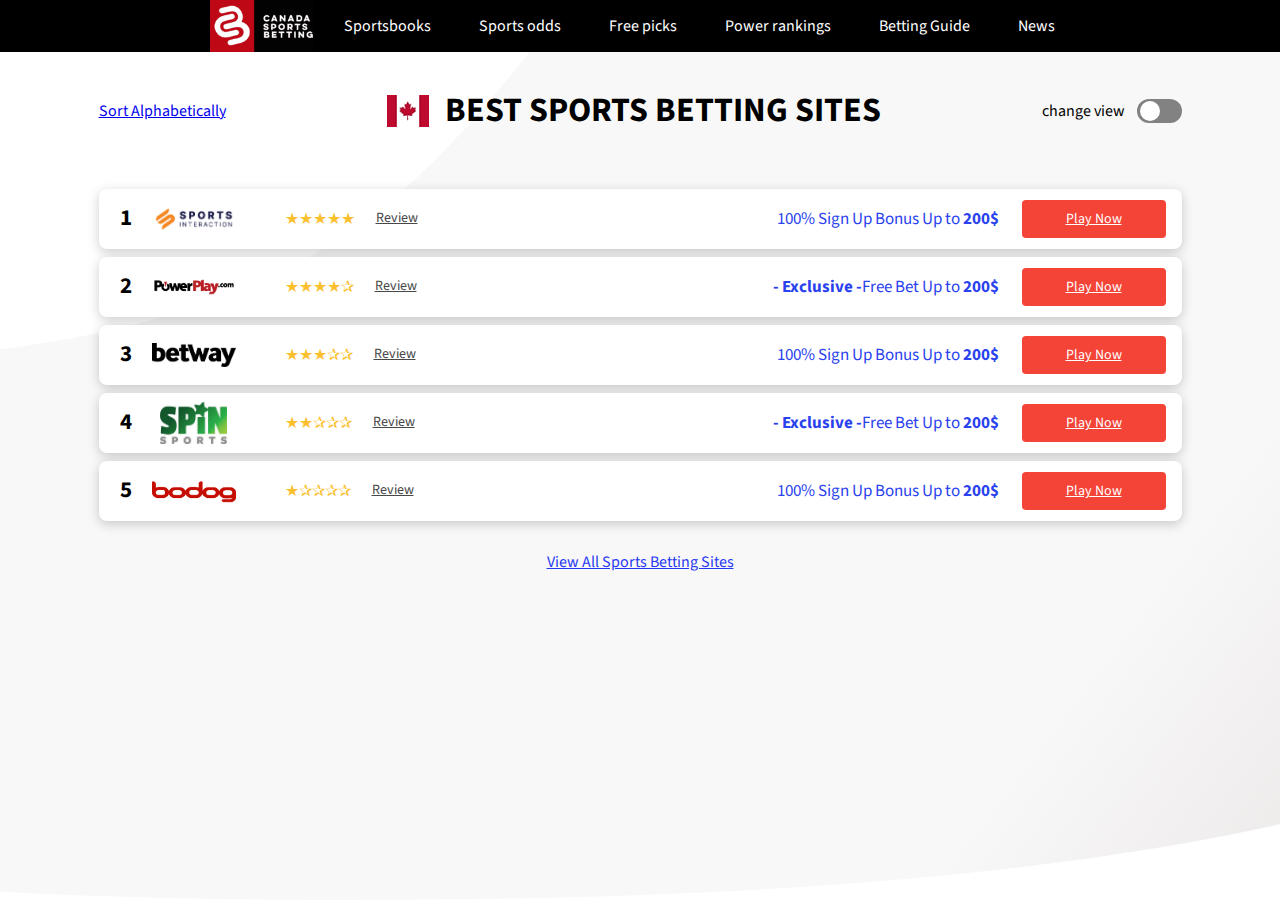
<file: index.html>
<html lang="en">
<head>
    <meta charset="UTF-8">
    <meta http-equiv="X-UA-Compatible" content="IE=edge">
    <meta name="viewport" content="width=device-width, initial-scale=1.0">
    <link href="./main.css" rel="stylesheet">
    <link rel="stylesheet" href="https://cdnjs.cloudflare.com/ajax/libs/font-awesome/6.2.1/css/all.min.css" integrity="sha512-MV7K8+y+gLIBoVD59lQIYicR65iaqukzvf/nwasF0nqhPay5w/9lJmVM2hMDcnK1OnMGCdVK+iQrJ7lzPJQd1w==" crossorigin="anonymous" referrerpolicy="no-referrer" />
    <script defer src="./script/script.js" type="module"></script>
    <title>Canada Sports Betting</title>
</head>
<body class="main">
    <nav class="nav">
        <div class="nav__menu hide--desktop">
            <i class="fa-solid fa-bars"></i>
            <i class="fa-solid fa-xmark"></i>
        </div>
        <img class="nav__logo" src="./assets/cbs-logo.png">
        <div class="nav__innercontainer">
            <a href="./sportsbooks" class="nav__item">Sportsbooks</a>
            <a href="./sport-odds" class="nav__item">Sports odds</a>
            <a href="./free-picks" class="nav__item">Free picks</a>
            <a href="./power-ranking" class="nav__item">Power rankings</a>
            <a href="./betting-guide" class="nav__item">Betting Guide</a>
            <a href="./news" class="nav__item">News</a>
        </div>
    </nav>
    <main class="content">
        <div class="head-container">
            <a class="head-container__button" id="sortCardsAlphabeticall" href="#">Sort Alphabetically</a>
            <a class="head-container__button" id="sortCardsNumerical" style="display: none" href="#">Sort by Popularity</a>
            <div class="headline-container">
                <img src="./assets/canada-flag.png" class="headline__logo">
                <h1 class="headline headline--1">Best sports betting sites</h1>
            </div>
            <div class="switch-container hide--mobile">
                <p class="switch__text">change view</p>
                <label class="switch">
                    <input class="switch__checkbox" type="checkbox">
                    <span class="switch__slider switch__slider--round"></span>
                </label>
            </div>
        </div>
        <section class="card-container">
            
        </section>
        <p class="render-more">View All Sports Betting Sites</p>
    </main>
</body>
</html>
</file>
<file: main.css>
@import url("https://fonts.googleapis.com/css2?family=Source+Sans+Pro:ital,wght@0,200;0,300;0,400;0,600;0,700;0,900;1,200;1,300;1,400;1,600;1,700;1,900&display=swap");
* {
  font-family: "Source Sans Pro", sans-serif;
}

.main {
  background: url("./assets/background.svg");
  background-position: center;
  background-repeat: no-repeat;
  background-size: cover;
  display: -webkit-box;
  display: -ms-flexbox;
  display: flex;
  -webkit-box-align: center;
      -ms-flex-align: center;
          align-items: center;
  -webkit-box-pack: center;
      -ms-flex-pack: center;
          justify-content: center;
  -webkit-box-orient: vertical;
  -webkit-box-direction: normal;
      -ms-flex-direction: column;
          flex-direction: column;
}

.content {
  padding: 0 16px;
  width: 100%;
  max-width: 1115px;
  margin: 52px 0;
}

@media screen and (min-width: 900px) {
  .content {
    margin: 63px 0;
  }
}

.render-more {
  color: #2738F1;
  text-decoration: underline;
  text-align: center;
  padding-top: 22px;
}

.render-more:hover {
  cursor: pointer;
  color: #F44337;
}

.head-container {
  position: relative;
  padding: 23px 0 46px;
}

@media screen and (min-width: 900px) {
  .head-container {
    display: -webkit-box;
    display: -ms-flexbox;
    display: flex;
    -webkit-box-pack: justify;
        -ms-flex-pack: justify;
            justify-content: space-between;
    -webkit-box-align: center;
        -ms-flex-align: center;
            align-items: center;
  }
}

.head-container__button {
  position: absolute;
  right: 0;
  bottom: 15px;
}

@media screen and (min-width: 900px) {
  .head-container__button {
    position: relative;
    bottom: unset;
  }
}

.headline-container {
  display: -webkit-box;
  display: -ms-flexbox;
  display: flex;
  -webkit-box-pack: center;
      -ms-flex-pack: center;
          justify-content: center;
  -webkit-box-align: center;
      -ms-flex-align: center;
          align-items: center;
}

.headline--1 {
  text-align: center;
  font-size: 14px;
  font-weight: 700;
  text-transform: uppercase;
}

@media screen and (min-width: 900px) {
  .headline--1 {
    font-size: 34px;
  }
}

.headline__logo {
  width: 18px;
  height: 13.5px;
  margin-right: 15px;
  -o-object-fit: contain;
     object-fit: contain;
}

@media screen and (min-width: 900px) {
  .headline__logo {
    width: 44px;
    height: 32px;
  }
}

.switch {
  position: relative;
  width: 45px;
  height: 24px;
}

.switch-container {
  display: -webkit-box;
  display: -ms-flexbox;
  display: flex;
  -webkit-box-align: center;
      -ms-flex-align: center;
          align-items: center;
}

.switch__text {
  margin-right: 12px;
}

.switch__checkbox {
  opacity: 0;
  width: 0;
  height: 0;
}

.switch__checkbox:checked + .switch__slider {
  background-color: #828282;
}

.switch__checkbox:focus + .switch__slider {
  -webkit-box-shadow: 0 0 1px #828282;
          box-shadow: 0 0 1px #828282;
}

.switch__checkbox:checked + .switch__slider:before {
  -webkit-transform: translateX(20px);
          transform: translateX(20px);
}

.switch__slider {
  position: absolute;
  cursor: pointer;
  top: 0;
  left: 0;
  right: 0;
  bottom: 0;
  background-color: #828282;
  -webkit-transition: .4s;
  transition: .4s;
}

.switch__slider:before {
  position: absolute;
  content: "";
  height: 20px;
  width: 20px;
  left: 3px;
  bottom: 2px;
  background-color: white;
  -webkit-transition: .4s;
  transition: .4s;
}

.switch__slider--round {
  border-radius: 34px;
}

.switch__slider--round:before {
  border-radius: 50%;
}

.nav {
  background-color: #000;
  display: -webkit-box;
  display: -ms-flexbox;
  display: flex;
  -webkit-box-pack: start;
      -ms-flex-pack: start;
          justify-content: flex-start;
  -webkit-box-align: center;
      -ms-flex-align: center;
          align-items: center;
  width: 100%;
  position: fixed;
  top: 0;
  z-index: 999;
}

@media screen and (min-width: 900px) {
  .nav {
    -webkit-box-pack: center;
        -ms-flex-pack: center;
            justify-content: center;
  }
}

.nav__menu {
  width: 52px;
  height: 52px;
  background-color: grey;
  display: -webkit-box;
  display: -ms-flexbox;
  display: flex;
  -webkit-box-align: center;
      -ms-flex-align: center;
          align-items: center;
  -webkit-box-pack: center;
      -ms-flex-pack: center;
          justify-content: center;
}

.nav__menu .fa-solid {
  color: #fff;
  font-size: 35px;
}

.nav__menu .fa-bars {
  display: block;
}

.nav__menu .fa-xmark {
  display: none;
}

.nav--open .fa-bars {
  display: none;
}

.nav--open .fa-xmark {
  display: block;
}

.nav--open .nav__innercontainer {
  opacity: 1;
  z-index: -1;
  width: 100%;
}

.nav__logo {
  max-height: 52px;
  width: auto;
  -o-object-fit: contain;
     object-fit: contain;
  z-index: 0;
}

.nav__innercontainer {
  display: -webkit-box;
  display: -ms-flexbox;
  display: flex;
  -webkit-box-orient: vertical;
  -webkit-box-direction: normal;
      -ms-flex-direction: column;
          flex-direction: column;
  top: 52px;
  position: absolute;
  background-color: #000;
  padding: 5px 0;
  -webkit-transition: .3s;
  transition: .3s;
  z-index: -99;
  opacity: 0;
  height: 100vh;
  width: 0;
}

@media screen and (min-width: 900px) {
  .nav__innercontainer {
    all: unset;
    position: relative;
    top: 0;
    display: block;
  }
}

.nav__item {
  color: #fff;
  text-decoration: none;
  border-bottom: 1px solid #F44337;
  padding: 20px 15px;
  text-align: center;
}

.nav__item:last-child {
  border: none;
}

@media screen and (min-width: 900px) {
  .nav__item {
    margin-left: 15px;
    border: unset;
  }
}

.nav__item:hover {
  color: #F44337;
}

.card {
  -webkit-box-shadow: 0px 3px 12px 0px #00000033;
          box-shadow: 0px 3px 12px 0px #00000033;
  border-radius: 8px;
  background: #fff;
  margin: 8px 0;
  padding-left: 17px;
  display: -webkit-box;
  display: -ms-flexbox;
  display: flex;
  -webkit-box-pack: justify;
      -ms-flex-pack: justify;
          justify-content: space-between;
  -webkit-box-align: center;
      -ms-flex-align: center;
          align-items: center;
}

@media screen and (min-width: 900px) {
  .card {
    padding: 0 16px 0 21px;
    min-height: 56px;
  }
}

.card__count {
  font-size: 23px;
  font-weight: 700;
  width: auto;
  padding: 12px 20px 15px 0;
  max-width: 50px;
}

.card__img {
  height: 42px;
  width: 84px;
  -o-object-fit: contain;
     object-fit: contain;
}

@media screen and (min-width: 900px) {
  .card__img {
    margin-right: 49px;
  }
}

.card__review {
  color: #484848;
  margin: 0 auto;
  font-size: 13px;
}

@media screen and (min-width: 900px) {
  .card__review {
    font-size: 14px;
  }
}

.card__rating {
  display: -webkit-box;
  display: -ms-flexbox;
  display: flex;
}

.card__rating .rating {
  display: none;
  margin-right: 21px;
}

@media screen and (min-width: 900px) {
  .card__rating .rating {
    display: block;
  }
  .card__rating .rating::after {
    content: "";
    color: #FBC02D;
  }
}

.card__rating .rating--1::after {
  content: "\2605\2730\2730\2730\2730";
}

.card__rating .rating--2::after {
  content: "\2605\2605\2730\2730\2730";
}

.card__rating .rating--3::after {
  content: "\2605\2605\2605\2730\2730";
}

.card__rating .rating--4::after {
  content: "\2605\2605\2605\2605\2730";
}

.card__rating .rating--5::after {
  content: "\2605\2605\2605\2605\2605";
}

.card__info {
  display: -webkit-box;
  display: -ms-flexbox;
  display: flex;
  -webkit-box-pack: justify;
      -ms-flex-pack: justify;
          justify-content: space-between;
  -webkit-box-align: center;
      -ms-flex-align: center;
          align-items: center;
  width: 100%;
}

@media screen and (min-width: 900px) {
  .card__info {
    -webkit-box-pack: start;
        -ms-flex-pack: start;
            justify-content: flex-start;
  }
}

.card__info .info {
  display: -webkit-box;
  display: -ms-flexbox;
  display: flex;
  -webkit-box-orient: vertical;
  -webkit-box-direction: normal;
      -ms-flex-direction: column;
          flex-direction: column;
  margin-right: 23px;
}

@media screen and (min-width: 900px) {
  .card__info .info {
    -webkit-box-orient: horizontal;
    -webkit-box-direction: normal;
        -ms-flex-direction: row;
            flex-direction: row;
    margin-left: auto;
  }
}

.card__info .info-text {
  color: #2A42ED;
  text-align: center;
  font-size: 10px;
}

@media screen and (min-width: 900px) {
  .card__info .info-text {
    font-size: 17px;
  }
}

.card__info .info-text--full {
  display: none;
}

@media screen and (min-width: 900px) {
  .card__info .info-text--full {
    display: block;
  }
}

.card__info .info-text--short {
  display: block;
  font-size: 10px;
  line-height: 12.5px;
  text-transform: uppercase;
}

@media screen and (min-width: 900px) {
  .card__info .info-text--short {
    display: none;
  }
}

.card__info .info-text--amount {
  font-size: 17px;
  display: -webkit-box;
  display: -ms-flexbox;
  display: flex;
}

.card__button {
  background-color: #F44337;
  color: #fff;
  padding: 28px 19.5px;
  position: relative;
  border-radius: 0 8px 8px 0;
  font-size: 0;
}

@media screen and (min-width: 900px) {
  .card__button {
    border-radius: 4px;
    padding: 9px 44px;
    font-size: 14px;
  }
}

.card__button--icon {
  position: absolute;
  top: 50%;
  left: 50%;
  -webkit-transform: translate(-50%, -50%);
          transform: translate(-50%, -50%);
  font-size: 14px;
}

@media screen and (min-width: 900px) {
  .card__button--icon {
    top: 18px;
    right: 13px;
    left: unset;
  }
}

.card-container--sorted .card {
  padding-left: 17px;
}

.card-container--sorted .card__count {
  width: 0;
  padding: 0;
  opacity: 0;
}

@media screen and (min-width: 900px) {
  .card-container--cards-big {
    display: -webkit-box;
    display: -ms-flexbox;
    display: flex;
    -webkit-box-pack: center;
        -ms-flex-pack: center;
            justify-content: center;
    -ms-flex-wrap: wrap;
        flex-wrap: wrap;
  }
  .card-container--cards-big .card, .card-container--cards-big .card__rating, .card-container--cards-big .card__info, .card-container--cards-big .info {
    -webkit-box-orient: vertical;
    -webkit-box-direction: normal;
        -ms-flex-direction: column;
            flex-direction: column;
  }
  .card-container--cards-big .card {
    position: relative;
    padding: 30px 29px 27px;
    margin-right: 16px;
    border-radius: 12px;
  }
  .card-container--cards-big .card__img {
    margin: 0 0 10px 0;
    width: 108px;
    height: 54px;
  }
  .card-container--cards-big .card__count {
    position: absolute;
    padding: 0;
    line-height: 33px;
    left: 11px;
    top: 4px;
  }
  .card-container--cards-big .card__rating {
    margin-bottom: 29px;
  }
  .card-container--cards-big .card__rating .rating {
    display: -webkit-box;
    display: -ms-flexbox;
    display: flex;
    -webkit-box-pack: center;
        -ms-flex-pack: center;
            justify-content: center;
    margin: 0;
  }
  .card-container--cards-big .card .info {
    margin: 0 0 33px 0;
  }
  .card-container--cards-big .card__button {
    padding: 9px 44px;
  }
  .card-container--cards-big .card__info .info-text {
    -webkit-box-pack: center;
        -ms-flex-pack: center;
            justify-content: center;
    text-align: center;
    font-size: 16px;
  }
}

@media screen and (max-width: 899px) {
  .hide--mobile {
    display: none;
  }
}

@media screen and (min-width: 900px) {
  .hide--desktop {
    display: none;
  }
}

* {
  margin: 0;
  padding: 0;
  -webkit-box-sizing: border-box;
          box-sizing: border-box;
}

html {
  font-size: 16px;
}
/*# sourceMappingURL=main.css.map */
</file>
